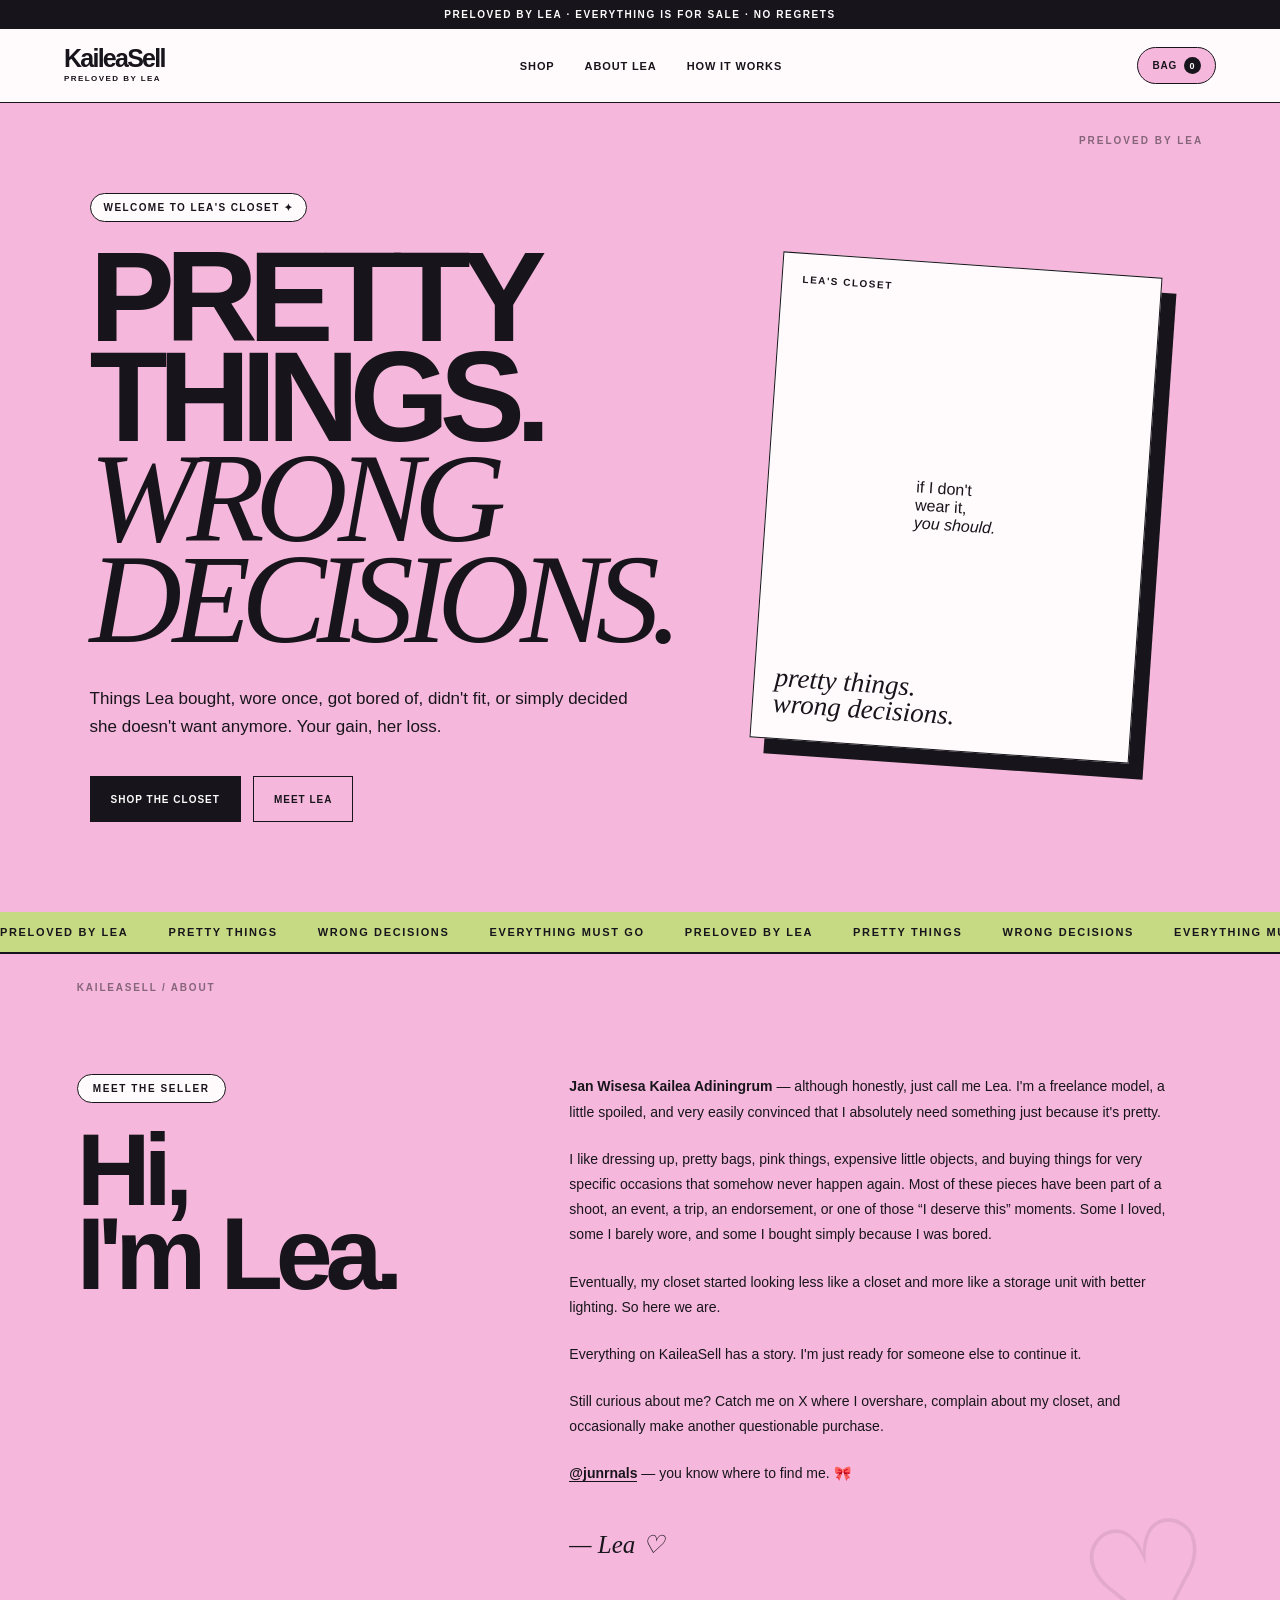
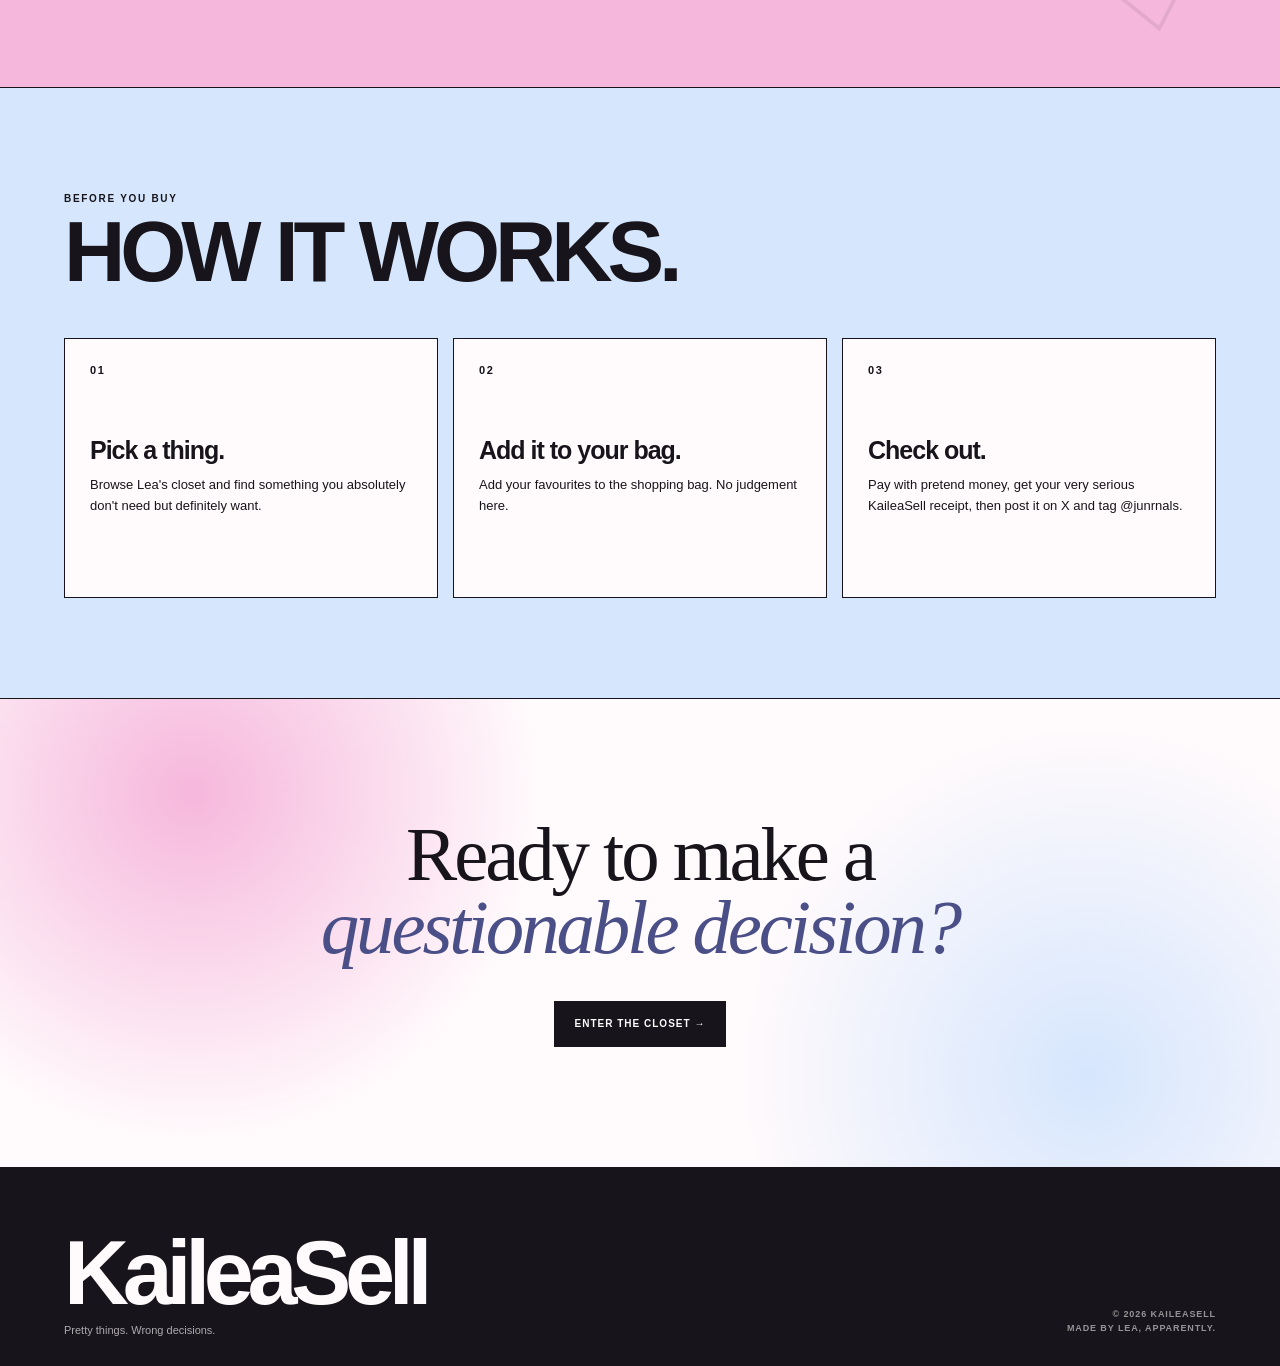
<file: index.html>
<!DOCTYPE html>
<html lang="en">
<head>
<meta charset="UTF-8">
<meta name="viewport" content="width=device-width, initial-scale=1.0">
<title>KaileaSell — Preloved by Lea</title>
<link rel="stylesheet" href="style.css">
</head>
<body>

<div class="announcement">PRELOVED BY LEA · EVERYTHING IS FOR SALE · NO REGRETS</div>

<nav class="navbar">
  <a href="index.html" class="logo">
    <span class="logo-main">KaileaSell</span>
    <span class="logo-sub">preloved by lea</span>
  </a>
  <div class="nav-links">
    <a href="shop.html">SHOP</a>
    <a href="#about">ABOUT LEA</a>
    <a href="#how">HOW IT WORKS</a>
  </div>
  <a href="shop.html?bag=1" class="bag-button">BAG <span id="bagCount">0</span></a>
</nav>

<main>

<section class="hero">
  <div class="hero-copy">
    <div class="hero-kicker">WELCOME TO LEA'S CLOSET ✦</div>
    <h1>Pretty things.<br><em>Wrong decisions.</em></h1>
    <p class="hero-description">
      Things Lea bought, wore once, got bored of, didn't fit, or simply
      decided she doesn't want anymore. Your gain, her loss.
    </p>
    <div class="hero-buttons">
      <a href="shop.html" class="primary-button">SHOP THE CLOSET</a>
      <a href="#about" class="secondary-button">MEET LEA</a>
    </div>
  </div>
  <div class="hero-card">
    <div class="hero-card-inner">
      <span>if I don't<br>wear it,<br><em>you should.</em></span>
    </div>
  </div>
</section>

<div class="marquee">
  <div class="marquee-track">
    <span>PRELOVED BY LEA</span><span>PRETTY THINGS</span><span>WRONG DECISIONS</span><span>EVERYTHING MUST GO</span>
    <span>PRELOVED BY LEA</span><span>PRETTY THINGS</span><span>WRONG DECISIONS</span><span>EVERYTHING MUST GO</span>
  </div>
</div>

<section id="about" class="about-section">
  <div>
    <div class="about-label">MEET THE SELLER</div>
    <h2>Hi,<br>I'm Lea.</h2>
  </div>
  <div class="about-copy">
    <p><strong>Jan Wisesa Kailea Adiningrum</strong> — although honestly, just call me Lea. I'm a freelance model, a little spoiled, and very easily convinced that I absolutely need something just because it's pretty.</p>
    <p>I like dressing up, pretty bags, pink things, expensive little objects, and buying things for very specific occasions that somehow never happen again. Most of these pieces have been part of a shoot, an event, a trip, an endorsement, or one of those “I deserve this” moments. Some I loved, some I barely wore, and some I bought simply because I was bored.</p>
    <p>Eventually, my closet started looking less like a closet and more like a storage unit with better lighting. So here we are.</p>
    <p>Everything on KaileaSell has a story. I'm just ready for someone else to continue it.</p>
    <p>Still curious about me? Catch me on X where I overshare, complain about my closet, and occasionally make another questionable purchase.</p>
    <p><a class="about-handle" href="https://x.com/junrnals" target="_blank" rel="noopener">@junrnals</a> — you know where to find me. 🎀</p>
    <div class="about-signature">— Lea ♡</div>
  </div>
</section>

<section id="how" class="how-section">
  <div class="how-heading">
    <div class="section-label">BEFORE YOU BUY</div>
    <h2>How it works.</h2>
  </div>
  <div class="how-grid">
    <div class="how-item">
      <div class="how-number">01</div>
      <h3>Pick a thing.</h3>
      <p>Browse Lea's closet and find something you absolutely don't need but definitely want.</p>
    </div>
    <div class="how-item">
      <div class="how-number">02</div>
      <h3>Add it to your bag.</h3>
      <p>Add your favourites to the shopping bag. No judgement here.</p>
    </div>
    <div class="how-item">
      <div class="how-number">03</div>
      <h3>Check out.</h3>
      <p>Pay with pretend money, get your very serious KaileaSell receipt, then post it on X and tag @junrnals.</p>
    </div>
  </div>
</section>

<section class="cta-section">
  <h2>Ready to make a<br><em>questionable decision?</em></h2>
  <a href="shop.html" class="primary-button">ENTER THE CLOSET →</a>
</section>

</main>

<footer class="footer">
  <div>
    <div class="footer-logo">KaileaSell</div>
    <p>Pretty things. Wrong decisions.</p>
  </div>
  <div class="footer-right">© 2026 KAILEASELL<br>MADE BY LEA, APPARENTLY.</div>
</footer>

<script>
  // Tampilkan jumlah isi bag (disimpan dari halaman shop)
  try {
    var saved = JSON.parse(localStorage.getItem("kaileasell_bag") || "[]");
    document.getElementById("bagCount").textContent = saved.length;
  } catch (e) {}
</script>
</body>
</html>
</file>
<file: style.css>
/* =========================================================
   KAILEASELL
   PRELOVED BY LEA
   FULL CSS — CLEAN VERSION
========================================================= */


/* =========================================================
   01. ROOT
========================================================= */

:root {
  --pink: #f6b7dc;
  --green: #c6da83;
  --blush: #d58a9f;
  --blue: #d6e6fd;
  --denim: #4a4f87;

  --ink: #17151b;
  --paper: #fffafc;
  --white: #ffffff;
  --muted: #77717a;

  --line: #17151b;
}


/* =========================================================
   02. RESET
========================================================= */

* {
  box-sizing: border-box;
}

html {
  scroll-behavior: smooth;
}

body {
  margin: 0;
  padding: 0;

  background: var(--paper);
  color: var(--ink);

  font-family:
    Arial,
    Helvetica,
    sans-serif;

  -webkit-font-smoothing: antialiased;
}

body.no-scroll {
  overflow: hidden;
}

button,
input,
textarea,
select {
  font: inherit;
}

button {
  cursor: pointer;
}

a {
  color: inherit;
}


/* =========================================================
   03. ANNOUNCEMENT
========================================================= */

.announcement {
  width: 100%;

  padding: 9px 20px;

  background: var(--ink);
  color: var(--paper);

  text-align: center;

  font-size: 10px;
  font-weight: 800;
  letter-spacing: 0.16em;
  text-transform: uppercase;
}


/* =========================================================
   04. NAVBAR
========================================================= */

.navbar {
  position: relative;
  z-index: 100;

  display: flex;
  align-items: center;
  justify-content: space-between;

  width: 100%;

  padding: 18px 5vw;

  background: var(--paper);

  border-bottom: 1px solid var(--line);
}

.logo {
  display: flex;
  flex-direction: column;

  color: var(--ink);

  text-decoration: none;

  line-height: 0.85;
}

.logo-main {
  font-size: 25px;
  font-weight: 900;

  letter-spacing: -0.07em;
}

.logo-sub {
  margin-top: 7px;

  font-size: 8px;
  font-weight: 700;

  letter-spacing: 0.18em;
  text-transform: uppercase;
}

.nav-links {
  display: flex;
  align-items: center;

  gap: 30px;
}

.nav-links a {
  position: relative;

  color: var(--ink);

  text-decoration: none;

  font-size: 11px;
  font-weight: 800;

  letter-spacing: 0.08em;
  text-transform: uppercase;
}

.nav-links a::after {
  content: "";

  position: absolute;

  left: 0;
  bottom: -5px;

  width: 0;
  height: 1px;

  background: var(--ink);

  transition: width 0.2s ease;
}

.nav-links a:hover::after {
  width: 100%;
}


/* =========================================================
   BAG BUTTON
========================================================= */

.bag-button {
  position: relative;
  z-index: 101;

  display: inline-flex;
  align-items: center;
  justify-content: center;

  gap: 7px;

  padding: 9px 14px;

  background: var(--pink);
  color: var(--ink);

  border: 1px solid var(--ink);
  border-radius: 999px;

  font-size: 10px;
  font-weight: 900;

  letter-spacing: 0.08em;
  text-transform: uppercase;

  text-decoration: none;

  cursor: pointer;

  transition:
    transform 0.2s ease,
    box-shadow 0.2s ease;
}

.bag-button:hover {
  transform: translate(-2px, -2px);

  box-shadow: 3px 3px 0 var(--ink);
}

#bagCount {
  display: inline-flex;
  align-items: center;
  justify-content: center;

  min-width: 17px;
  height: 17px;

  padding: 0 5px;

  background: var(--ink);
  color: var(--paper);

  border-radius: 50%;

  font-size: 9px;
}


/* =========================================================
   05. HERO
========================================================= */

.hero {
  position: relative;

  display: grid;

  grid-template-columns: 1.15fr 0.85fr;

  align-items: center;

  min-height: 720px;

  padding: 90px 7vw;

  background: var(--pink);

  overflow: hidden;
}

.hero::before {
  content: "PRELOVED BY LEA";

  position: absolute;

  top: 32px;
  right: 6vw;

  font-size: 10px;
  font-weight: 900;

  letter-spacing: 0.2em;

  opacity: 0.5;
}

.hero-copy {
  position: relative;
  z-index: 2;

  max-width: 700px;
}

.hero-kicker {
  display: inline-block;

  margin-bottom: 25px;

  padding: 8px 13px;

  background: var(--paper);

  border: 1px solid var(--ink);
  border-radius: 999px;

  font-size: 10px;
  font-weight: 900;

  letter-spacing: 0.14em;
  text-transform: uppercase;
}

.hero h1 {
  margin: 0;

  max-width: 850px;

  font-size: clamp(65px, 10vw, 150px);

  line-height: 0.78;

  letter-spacing: -0.075em;

  text-transform: uppercase;
}

.hero h1 em {
  font-family:
    Georgia,
    "Times New Roman",
    serif;

  font-weight: 400;
}

.hero-description {
  max-width: 570px;

  margin: 35px 0 0;

  font-size: 17px;

  line-height: 1.65;
}

.hero-buttons {
  display: flex;
  flex-wrap: wrap;

  gap: 12px;

  margin-top: 35px;
}


/* =========================================================
   BUTTONS
========================================================= */

.primary-button,
.secondary-button {
  display: inline-flex;

  align-items: center;
  justify-content: center;

  min-height: 46px;

  padding: 0 20px;

  border: 1px solid var(--ink);

  text-decoration: none;

  font-size: 10px;
  font-weight: 900;

  letter-spacing: 0.1em;
  text-transform: uppercase;

  transition:
    transform 0.2s ease,
    box-shadow 0.2s ease,
    background 0.2s ease;
}

.primary-button {
  background: var(--ink);
  color: var(--paper);
}

.secondary-button {
  background: transparent;
  color: var(--ink);
}

.primary-button:hover,
.secondary-button:hover {
  transform: translate(-3px, -3px);

  box-shadow: 4px 4px 0 var(--ink);
}


/* =========================================================
   HERO CARD
========================================================= */

.hero-card {
  position: relative;

  display: flex;

  align-items: center;
  justify-content: center;

  min-height: 460px;
}

.hero-card::before {
  content: "01";

  position: absolute;

  top: 5%;
  right: 8%;

  font-size: 90px;
  font-weight: 900;

  letter-spacing: -0.08em;

  opacity: 0.08;
}

.hero-card-inner {
  position: relative;

  display: flex;

  align-items: center;
  justify-content: center;

  width: min(380px, 90%);

  aspect-ratio: 0.78;

  background: var(--paper);

  border: 1px solid var(--ink);

  box-shadow: 15px 15px 0 var(--ink);

  transform: rotate(4deg);

  overflow: hidden;
}

.hero-card-inner::before {
  content: "LEA'S CLOSET";

  position: absolute;

  top: 20px;
  left: 20px;

  font-size: 10px;
  font-weight: 900;

  letter-spacing: 0.15em;
}

.hero-card-inner::after {
  content: "pretty things.\A wrong decisions.";

  white-space: pre;

  position: absolute;

  left: 20px;
  bottom: 22px;

  font-family:
    Georgia,
    "Times New Roman",
    serif;

  font-size: 27px;

  line-height: 0.95;

  font-style: italic;
}


/* =========================================================
   06. MARQUEE
========================================================= */

.marquee {
  width: 100%;

  overflow: hidden;

  background: var(--green);

  border-bottom: 1px solid var(--ink);

  white-space: nowrap;
}

.marquee-track {
  display: inline-flex;

  padding: 14px 0;

  animation: marqueeMove 25s linear infinite;
}

.marquee-track span {
  margin-right: 40px;

  font-size: 11px;
  font-weight: 900;

  letter-spacing: 0.15em;

  text-transform: uppercase;
}

@keyframes marqueeMove {
  from {
    transform: translateX(0);
  }

  to {
    transform: translateX(-50%);
  }
}


/* =========================================================
   07. SHOP
========================================================= */

.shop-section {
  padding: 100px 5vw;

  background: var(--paper);
}

.shop-heading {
  display: flex;

  align-items: flex-end;
  justify-content: space-between;

  gap: 30px;

  margin-bottom: 45px;
}

.section-label {
  display: inline-block;

  margin-bottom: 12px;

  font-size: 10px;
  font-weight: 900;

  letter-spacing: 0.17em;

  text-transform: uppercase;
}

.shop-heading h2 {
  margin: 0;

  font-size: clamp(45px, 7vw, 90px);

  line-height: 0.85;

  letter-spacing: -0.06em;

  text-transform: uppercase;
}

#productCount {
  font-size: 11px;
  font-weight: 800;

  letter-spacing: 0.08em;
}


/* =========================================================
   SHOP CONTROLS
========================================================= */

.shop-controls {
  display: flex;

  align-items: center;
  justify-content: space-between;

  gap: 20px;

  margin-bottom: 35px;

  padding-bottom: 20px;

  border-bottom: 1px solid var(--ink);
}

.search-box {
  width: min(330px, 100%);
}

.search-box input {
  width: 100%;

  height: 43px;

  padding: 0 15px;

  background: transparent;

  border: 1px solid var(--ink);

  outline: none;

  font-size: 12px;
}

.search-box input:focus {
  background: var(--blue);
}

.filter-buttons {
  display: flex;

  flex-wrap: wrap;

  gap: 7px;
}

.filter {
  padding: 9px 13px;

  background: transparent;

  border: 1px solid var(--ink);
  border-radius: 999px;

  font-size: 9px;
  font-weight: 900;

  letter-spacing: 0.08em;

  text-transform: uppercase;

  transition:
    background 0.2s ease,
    color 0.2s ease;
}

.filter:hover,
.filter.active {
  background: var(--ink);
  color: var(--paper);
}


/* =========================================================
   PRODUCT GRID
========================================================= */

#productGrid {
  display: grid;

  grid-template-columns:
    repeat(4, minmax(0, 1fr));

  gap: 18px;
}


/* =========================================================
   PRODUCT CARD
========================================================= */

.product-card {
  position: relative;

  background: var(--paper);

  border: 1px solid var(--ink);

  cursor: pointer;

  overflow: hidden;

  transition:
    transform 0.25s ease,
    box-shadow 0.25s ease;
}

.product-card:hover {
  transform: translate(-4px, -4px);

  box-shadow: 6px 6px 0 var(--ink);
}


/* =========================================================
   PRODUCT IMAGE
========================================================= */

.product-image {
  position: relative;

  width: 100%;

  aspect-ratio: 0.9;

  background: #f3edf1;

  overflow: hidden;
}

.product-image img {
  display: block;

  width: 100%;
  height: 100%;

  object-fit: cover;

  transition: transform 0.4s ease;
}

.product-card:hover .product-image img {
  transform: scale(1.04);
}

.product-condition {
  position: absolute;

  top: 10px;
  left: 10px;

  padding: 6px 8px;

  background: var(--paper);

  border: 1px solid var(--ink);

  font-size: 8px;
  font-weight: 900;

  letter-spacing: 0.08em;

  text-transform: uppercase;
}


/* =========================================================
   PRODUCT INFO
========================================================= */

.product-info {
  padding: 16px;
}

.product-brand {
  display: block;

  margin-bottom: 6px;

  font-size: 8px;
  font-weight: 900;

  letter-spacing: 0.15em;

  text-transform: uppercase;

  opacity: 0.55;
}

.product-name {
  min-height: 42px;

  margin: 0 0 10px;

  font-size: 14px;
  font-weight: 800;

  line-height: 1.2;
}

.product-price {
  margin: 0;

  font-size: 14px;
  font-weight: 900;
}

.product-tag {
  display: inline-block;

  margin-top: 10px;

  padding: 5px 7px;

  background: var(--pink);

  font-size: 8px;
  font-weight: 800;

  letter-spacing: 0.05em;

  text-transform: uppercase;
}


/* =========================================================
   EMPTY SEARCH
========================================================= */

#emptyState {
  display: none;

  padding: 80px 20px;

  text-align: center;
}

#emptyState h3 {
  margin: 0 0 10px;

  font-size: 35px;

  letter-spacing: -0.05em;
}

#emptyState p {
  margin: 0;

  font-size: 13px;
}


/* =========================================================
   08. ABOUT LEA
========================================================= */

.about-section {
  position: relative;

  display: grid;

  grid-template-columns: 0.8fr 1.2fr;

  gap: 70px;

  padding: 120px 6vw;

  background: var(--pink);

  border-top: 1px solid var(--ink);
  border-bottom: 1px solid var(--ink);

  overflow: hidden;
}

.about-section::before {
  content: "KAILEASELL / ABOUT";

  position: absolute;

  top: 28px;
  left: 6vw;

  font-size: 10px;
  font-weight: 900;

  letter-spacing: 0.18em;

  opacity: 0.5;
}

.about-section::after {
  content: "♡";

  position: absolute;

  right: 5vw;
  bottom: 20px;

  font-family: Georgia, serif;

  font-size: 150px;

  opacity: 0.08;

  transform: rotate(-12deg);
}

.about-section > div {
  position: relative;
  z-index: 2;
}

.about-label {
  display: inline-block;

  margin-bottom: 25px;

  padding: 8px 15px;

  background: var(--paper);

  border: 1px solid var(--ink);
  border-radius: 999px;

  font-size: 10px;
  font-weight: 900;

  letter-spacing: 0.16em;

  text-transform: uppercase;
}

.about-section h2 {
  margin: 0;

  font-size: clamp(55px, 8vw, 110px);

  line-height: 0.82;

  letter-spacing: -0.07em;
}

.about-copy {
  max-width: 620px;

  font-size: 14px;

  line-height: 1.8;
}

.about-copy p {
  margin: 0 0 22px;
}

.about-copy strong {
  font-weight: 900;
}

.about-handle {
  font-weight: 900;

  text-decoration: none;

  border-bottom: 1px solid var(--ink);

  transition: background 0.2s ease;
}

.about-handle:hover {
  background: var(--paper);
}

.about-signature {
  margin-top: 35px;

  font-family:
    Georgia,
    "Times New Roman",
    serif;

  font-size: 25px;

  font-style: italic;
}


/* =========================================================
   09. HOW IT WORKS
========================================================= */

.how-section {
  padding: 100px 5vw;

  background: var(--blue);

  border-bottom: 1px solid var(--ink);
}

.how-heading {
  max-width: 1200px;

  margin: 0 auto 50px;
}

.how-heading h2 {
  margin: 0;

  font-size: clamp(45px, 7vw, 85px);

  line-height: 0.85;

  letter-spacing: -0.06em;

  text-transform: uppercase;
}

.how-grid {
  display: grid;

  grid-template-columns: repeat(3, 1fr);

  gap: 15px;

  max-width: 1200px;

  margin: 0 auto;
}

.how-item {
  min-height: 260px;

  padding: 25px;

  background: var(--paper);

  border: 1px solid var(--ink);

  transition:
    transform 0.2s ease,
    box-shadow 0.2s ease;
}

.how-item:hover {
  transform: translate(-3px, -3px);

  box-shadow: 5px 5px 0 var(--ink);
}

.how-number {
  display: block;

  margin-bottom: 60px;

  font-size: 11px;
  font-weight: 900;

  letter-spacing: 0.15em;
}

.how-item h3 {
  margin: 0 0 10px;

  font-size: 25px;

  letter-spacing: -0.04em;
}

.how-item p {
  margin: 0;

  font-size: 13px;

  line-height: 1.6;
}


/* =========================================================
   10. CTA
========================================================= */

.cta-section {
  padding: 120px 5vw;

  text-align: center;

  background:
    radial-gradient(
      circle at 15% 20%,
      var(--pink) 0,
      transparent 30%
    ),
    radial-gradient(
      circle at 85% 80%,
      var(--blue) 0,
      transparent 30%
    ),
    var(--paper);
}

.cta-section h2 {
  margin: 0 0 36px;

  font-family:
    Georgia,
    "Times New Roman",
    serif;

  font-size: clamp(44px, 6vw, 84px);

  font-weight: 500;

  line-height: 0.95;

  letter-spacing: -0.04em;
}

.cta-section h2 em {
  color: var(--denim);
}


/* =========================================================
   11. FOOTER
========================================================= */

.footer {
  display: flex;

  align-items: flex-end;
  justify-content: space-between;

  gap: 40px;

  padding: 70px 5vw 30px;

  background: var(--ink);

  color: var(--paper);
}

.footer-logo {
  font-size: clamp(45px, 8vw, 90px);

  font-weight: 900;

  line-height: 0.8;

  letter-spacing: -0.07em;
}

.footer p {
  margin: 15px 0 0;

  font-size: 11px;

  opacity: 0.65;
}

.footer-right {
  font-size: 9px;

  font-weight: 700;

  line-height: 1.6;

  letter-spacing: 0.1em;

  text-align: right;

  opacity: 0.55;
}


/* =========================================================
   12. PRODUCT DETAIL MODAL
========================================================= */

.product-modal {
  position: fixed;

  inset: 0;

  z-index: 2000;

  display: flex;

  align-items: center;
  justify-content: center;

  padding: 24px;

  background: rgba(23, 21, 27, 0.68);

  opacity: 0;

  visibility: hidden;

  transition:
    opacity 0.25s ease,
    visibility 0.25s ease;
}

.product-modal.active {
  opacity: 1;

  visibility: visible;
}

.modal-overlay {
  position: absolute;

  inset: 0;
}


/* =========================================================
   MODAL CARD
========================================================= */

.modal-card {
  position: relative;

  z-index: 2;

  width: min(900px, 92vw);

  max-height: 88vh;

  background: var(--paper);

  border: 1px solid var(--ink);

  box-shadow: 10px 10px 0 var(--pink);

  overflow: hidden;

  animation: modalPop 0.25s ease;
}

.modal-card:not(.single) {
  display: grid;

  grid-template-columns: 1fr 1fr;
}

@keyframes modalPop {
  from {
    opacity: 0;

    transform:
      translateY(12px)
      scale(0.98);
  }

  to {
    opacity: 1;

    transform:
      translateY(0)
      scale(1);
  }
}


/* =========================================================
   MODAL CLOSE
========================================================= */

.modal-close {
  position: absolute;

  top: 14px;
  right: 14px;

  z-index: 20;

  display: flex;

  align-items: center;
  justify-content: center;

  width: 36px;
  height: 36px;

  padding: 0;

  background: var(--paper);

  border: 1px solid var(--ink);

  border-radius: 50%;

  color: var(--ink);

  font-size: 20px;

  line-height: 1;

  transition:
    transform 0.2s ease,
    background 0.2s ease;
}

.modal-close:hover {
  background: var(--pink);

  transform: rotate(8deg);
}


/* =========================================================
   MODAL IMAGE
========================================================= */

.modal-image {
  width: 100%;

  height: 100%;

  min-height: 540px;

  background: #f2ecef;

  overflow: hidden;
}

.modal-image img {
  display: block;

  width: 100%;
  height: 100%;

  object-fit: cover;
}


/* =========================================================
   MODAL INFO
========================================================= */

.modal-info {
  display: flex;

  flex-direction: column;

  justify-content: center;

  min-width: 0;
  min-height: 0;

  padding: 48px 42px;

  overflow-y: auto;
}

.modal-label {
  display: block;

  margin-bottom: 12px;

  font-size: 9px;

  font-weight: 900;

  letter-spacing: 0.16em;

  text-transform: uppercase;

  opacity: 0.5;
}

.modal-info h2 {
  margin: 0 0 18px;

  font-size: clamp(32px, 4vw, 52px);

  line-height: 0.92;

  letter-spacing: -0.06em;
}

.modal-price {
  margin-bottom: 15px;

  font-size: 18px;

  font-weight: 900;
}

.modal-condition {
  align-self: flex-start;

  margin-bottom: 28px;

  padding: 7px 10px;

  background: var(--green);

  border: 1px solid var(--ink);

  font-size: 9px;

  font-weight: 900;

  letter-spacing: 0.05em;

  text-transform: uppercase;
}

.modal-note {
  margin-bottom: 30px;
}

.modal-note small {
  display: block;

  margin-bottom: 9px;

  font-size: 9px;

  font-weight: 900;

  letter-spacing: 0.14em;

  text-transform: uppercase;
}

.modal-note p {
  margin: 0;

  font-family:
    Georgia,
    "Times New Roman",
    serif;

  font-size: 17px;

  line-height: 1.5;

  font-style: italic;
}


/* =========================================================
   ADD TO BAG
========================================================= */

.add-bag-button {
  width: 100%;

  min-height: 52px;

  padding: 14px 20px;

  background: var(--ink);

  color: var(--paper);

  border: 1px solid var(--ink);

  font-size: 10px;

  font-weight: 900;

  letter-spacing: 0.11em;

  text-transform: uppercase;

  cursor: pointer;

  transition:
    background 0.2s ease,
    color 0.2s ease,
    transform 0.2s ease,
    box-shadow 0.2s ease;
}

.add-bag-button:hover {
  background: var(--pink);

  color: var(--ink);

  transform: translate(-3px, -3px);

  box-shadow: 4px 4px 0 var(--ink);
}


/* =========================================================
   13. BAG DRAWER
========================================================= */

#overlay {
  position: fixed;

  inset: 0;

  z-index: 900;

  background: rgba(23, 21, 27, 0.45);

  opacity: 0;

  visibility: hidden;

  transition:
    opacity 0.3s ease,
    visibility 0.3s ease;
}

#overlay.active {
  opacity: 1;

  visibility: visible;
}

#bagDrawer {
  position: fixed;

  top: 0;
  right: 0;

  z-index: 1000;

  display: flex;

  flex-direction: column;

  width: min(460px, 92vw);

  height: 100vh;

  background: var(--paper);

  border-left: 1px solid var(--ink);

  transform: translateX(100%);

  transition: transform 0.35s ease;
}

#bagDrawer.active {
  transform: translateX(0);
}

.bag-header {
  display: flex;

  align-items: center;

  justify-content: space-between;

  padding: 22px;

  border-bottom: 1px solid var(--ink);
}

.bag-header .section-label {
  margin-bottom: 5px;

  font-size: 8px;
}

.bag-header h2 {
  margin: 0;

  font-size: 32px;

  line-height: 0.9;

  letter-spacing: -0.06em;
}

#bagClose {
  width: 36px;
  height: 36px;

  padding: 0;

  background: var(--paper);

  border: 1px solid var(--ink);

  border-radius: 50%;

  font-size: 20px;

  line-height: 1;
}

#bagItems {
  flex: 1;

  padding: 20px;

  overflow-y: auto;
}


/* =========================================================
   BAG ITEMS
========================================================= */

.bag-item {
  display: grid;

  grid-template-columns: 85px 1fr;

  gap: 14px;

  padding: 12px 0;

  border-bottom: 1px solid #ddd6da;
}

.bag-item > img {
  width: 85px;
  height: 95px;

  background: #f1ebef;

  object-fit: cover;
}

.bag-item-info > span {
  display: block;

  margin-bottom: 5px;

  font-size: 8px;

  font-weight: 900;

  letter-spacing: 0.12em;

  opacity: 0.5;
}

.bag-item-info h4 {
  margin: 0 0 8px;

  font-size: 12px;

  line-height: 1.25;
}

.bag-item-info strong {
  font-size: 11px;
}

.remove-item {
  display: block;

  margin-top: 10px;

  padding: 0;

  background: none;

  border: 0;

  color: var(--ink);

  font-size: 8px;

  font-weight: 800;

  text-decoration: underline;
}


/* =========================================================
   EMPTY BAG
========================================================= */

.empty-bag {
  padding: 80px 20px;

  text-align: center;
}

.empty-bag-icon {
  margin-bottom: 15px;

  font-family: Georgia, serif;

  font-size: 50px;
}

.empty-bag h3 {
  margin: 0 0 8px;

  font-size: 25px;

  letter-spacing: -0.04em;
}

.empty-bag p {
  margin: 0;

  font-size: 12px;

  line-height: 1.5;
}


/* =========================================================
   BAG FOOTER
========================================================= */

.bag-footer {
  padding: 20px;

  border-top: 1px solid var(--ink);
}

.bag-total-row {
  display: flex;

  justify-content: space-between;

  margin-bottom: 12px;

  font-size: 11px;

  font-weight: 900;
}

.bag-disclaimer {
  margin: 0 0 15px;

  font-family: Georgia, serif;

  font-size: 12px;

  font-style: italic;

  opacity: 0.6;
}

.bag-footer .primary-button {
  width: 100%;

  min-height: 50px;
}

.bag-footer .primary-button:disabled {
  opacity: 0.35;

  cursor: not-allowed;
}


/* =========================================================
   14. CHECKOUT
========================================================= */

.modal-card.single {
  width: min(650px, 92vw);

  max-height: 90vh;

  overflow-y: auto;
}

.checkout-wrap {
  padding: 45px;
}

.checkout-wrap h2 {
  margin: 8px 0 12px;

  font-size: clamp(42px, 6vw, 70px);

  line-height: 0.85;

  letter-spacing: -0.06em;
}

.fiction-note {
  max-width: 530px;

  margin: 0 0 30px;

  font-family: Georgia, serif;

  font-size: 13px;

  font-style: italic;

  line-height: 1.5;

  opacity: 0.65;
}

#checkoutForm label {
  display: block;

  margin-bottom: 17px;

  font-size: 9px;

  font-weight: 900;

  letter-spacing: 0.12em;

  text-transform: uppercase;
}

#checkoutForm input[type="text"] {
  display: block;

  width: 100%;

  margin-top: 7px;

  padding: 13px;

  background: transparent;

  border: 1px solid var(--ink);

  outline: none;

  font-size: 12px;
}

#checkoutForm input[type="text"]:focus {
  background: var(--blue);
}

#checkoutForm h3 {
  margin: 28px 0 12px;

  font-size: 10px;

  letter-spacing: 0.12em;
}


/* =========================================================
   PAYMENT OPTIONS
========================================================= */

.payment-options {
  display: grid;

  grid-template-columns: repeat(3, 1fr);

  gap: 8px;

  margin-bottom: 25px;
}

.payment-option {
  margin: 0 !important;

  padding: 14px !important;

  background: var(--paper);

  border: 1px solid var(--ink);

  cursor: pointer;
}

.payment-option input {
  display: none;
}

.payment-option span {
  display: flex;

  flex-direction: column;

  gap: 5px;
}

.payment-option strong {
  font-size: 9px;
}

.payment-option small {
  font-size: 8px;

  font-weight: 400;

  letter-spacing: 0;

  text-transform: none;

  opacity: 0.55;
}

.payment-option:has(input:checked) {
  background: var(--green);
}

#checkoutForm .bag-total-row {
  margin: 20px 0;
}


/* =========================================================
   15. RECEIPT
========================================================= */

.receipt-wrap {
  padding: 35px;
}

#receiptCard {
  padding: 30px;

  background: var(--paper);

  border: 1px solid var(--ink);

  box-shadow: 7px 7px 0 var(--pink);
}

.r-top {
  padding-bottom: 20px;

  text-align: center;

  border-bottom: 1px dashed var(--ink);
}

.r-logo {
  font-size: 38px;

  font-weight: 900;

  letter-spacing: -0.07em;
}

.r-sub {
  margin-top: 5px;

  font-size: 8px;

  font-weight: 900;

  letter-spacing: 0.15em;
}

.r-meta {
  display: grid;

  gap: 5px;

  padding: 20px 0;

  font-size: 9px;

  line-height: 1.4;
}

.r-line {
  border-top: 1px dashed var(--ink);
}

.r-item {
  display: flex;

  justify-content: space-between;

  gap: 15px;

  padding: 10px 0;

  font-size: 10px;
}

.r-total {
  font-weight: 900;
}

.r-foot {
  margin: 20px 0 0;

  font-family: Georgia, serif;

  font-size: 12px;

  font-style: italic;

  line-height: 1.5;

  text-align: center;
}

.r-stamp {
  margin-top: 20px;

  padding: 8px;

  border: 1px solid var(--ink);

  font-size: 8px;

  font-weight: 900;

  letter-spacing: 0.12em;

  text-align: center;
}


/* =========================================================
   RECEIPT ACTIONS
========================================================= */

.receipt-actions {
  display: grid;

  grid-template-columns: 1fr 1fr;

  gap: 8px;

  margin-top: 25px;
}

.receipt-actions .secondary-button {
  min-height: 50px;
}

.receipt-hint {
  grid-column: 1 / -1;

  margin: 8px 0 0;

  font-size: 10px;

  line-height: 1.5;

  text-align: center;

  opacity: 0.6;
}

#receiptPreview img {
  display: block;

  width: 100%;

  margin-top: 15px;
}


/* =========================================================
   16. TABLET
========================================================= */

@media (max-width: 1000px) {

  .hero {
    grid-template-columns: 1fr;

    min-height: auto;

    gap: 70px;

    padding-top: 80px;

    padding-bottom: 100px;
  }

  .hero-card {
    min-height: 400px;
  }

  #productGrid {
    grid-template-columns:
      repeat(3, minmax(0, 1fr));
  }

  .shop-controls {
    align-items: flex-start;

    flex-direction: column;
  }

  .search-box {
    width: 100%;
  }

  .modal-image {
    min-height: 470px;
  }
}


/* =========================================================
   17. MOBILE
========================================================= */

@media (max-width: 700px) {

  /* ---------- NAVBAR ---------- */

  .navbar {
    padding: 15px 20px;
  }

  .logo-main {
    font-size: 22px;
  }

  .nav-links {
    gap: 13px;
  }

  .nav-links a {
    display: none;
  }

  .bag-button {
    padding: 8px 11px;
  }


  /* ---------- HERO ---------- */

  .hero {
    padding: 70px 24px 85px;

    gap: 55px;
  }

  .hero::before {
    top: 20px;

    right: 24px;

    font-size: 8px;
  }

  .hero h1 {
    font-size:
      clamp(58px, 17vw, 90px);
  }

  .hero-description {
    margin-top: 28px;

    font-size: 14px;
  }

  .hero-buttons {
    margin-top: 28px;
  }

  .primary-button,
  .secondary-button {
    min-height: 43px;

    padding: 0 15px;
  }

  .hero-card {
    min-height: 360px;
  }

  .hero-card-inner {
    width: min(290px, 82%);

    box-shadow: 10px 10px 0 var(--ink);
  }


  /* ---------- SHOP ---------- */

  .shop-section {
    padding: 75px 20px;
  }

  .shop-heading {
    align-items: flex-start;

    flex-direction: column;

    gap: 10px;

    margin-bottom: 30px;
  }

  .shop-heading h2 {
    font-size:
      clamp(48px, 15vw, 75px);
  }

  #productGrid {
    grid-template-columns:
      repeat(2, minmax(0, 1fr));

    gap: 10px;
  }

  .product-info {
    padding: 12px;
  }

  .product-name {
    min-height: 38px;

    font-size: 12px;
  }

  .product-price {
    font-size: 12px;
  }

  .product-tag {
    font-size: 7px;
  }


  /* ---------- ABOUT ---------- */

  .about-section {
    display: block;

    padding: 85px 24px;
  }

  .about-section > div {
    margin-bottom: 35px;
  }

  .about-section > div:last-child {
    margin-bottom: 0;
  }

  .about-section::before {
    top: 20px;

    left: 24px;

    font-size: 8px;
  }

  .about-section::after {
    right: 5px;

    bottom: 10px;

    font-size: 90px;
  }

  .about-section h2 {
    font-size:
      clamp(55px, 15vw, 80px);
  }

  .about-copy {
    max-width: 100%;

    font-size: 14px;

    line-height: 1.75;
  }


  /* ---------- HOW ---------- */

  .how-section {
    padding: 75px 20px;
  }

  .how-heading {
    margin-bottom: 35px;
  }

  .how-heading h2 {
    font-size:
      clamp(48px, 15vw, 75px);
  }

  .how-grid {
    grid-template-columns: 1fr;

    gap: 10px;
  }

  .how-item {
    min-height: 200px;
  }

  .how-number {
    margin-bottom: 40px;
  }


  /* ---------- CTA ---------- */

  .cta-section {
    padding: 85px 24px;
  }

  .cta-section h2 {
    font-size:
      clamp(42px, 12vw, 65px);
  }


  /* ---------- FOOTER ---------- */

  .footer {
    align-items: flex-start;

    flex-direction: column;

    padding: 60px 20px 25px;
  }

  .footer-right {
    text-align: left;
  }


  /* =====================================================
     PRODUCT MODAL
  ===================================================== */

  .product-modal {
    padding: 10px;
  }

  .modal-card:not(.single) {
    display: block;

    width: 94vw;

    max-height: 94vh;

    overflow-y: auto;
  }

  .modal-image {
    width: 100%;

    height: 42vh;

    min-height: 260px;

    max-height: 360px;
  }

  .modal-info {
    padding: 27px 22px 25px;

    overflow: visible;
  }

  .modal-info h2 {
    font-size: 38px;
  }

  .modal-note p {
    font-size: 15px;
  }


  /* =====================================================
     BAG
  ===================================================== */

  #bagDrawer {
    width: 100%;
  }


  /* =====================================================
     CHECKOUT
  ===================================================== */

  .modal-card.single {
    width: 94vw;

    max-height: 92vh;
  }

  .checkout-wrap {
    padding: 28px 20px;
  }

  .checkout-wrap h2 {
    font-size: 43px;
  }

  .payment-options {
    grid-template-columns: 1fr;
  }


  /* =====================================================
     RECEIPT
  ===================================================== */

  .receipt-wrap {
    padding: 20px;
  }

  #receiptCard {
    padding: 22px;

    box-shadow: 5px 5px 0 var(--pink);
  }

  .receipt-actions {
    grid-template-columns: 1fr;
  }

  .receipt-hint {
    grid-column: auto;
  }
}


/* =========================================================
   18. VERY SMALL PHONE
========================================================= */

@media (max-width: 400px) {

  .hero h1 {
    font-size: 56px;
  }

  #productGrid {
    gap: 7px;
  }

  .product-info {
    padding: 9px;
  }

  .product-name {
    font-size: 11px;
  }

  .product-price {
    font-size: 11px;
  }

  .about-section h2 {
    font-size: 48px;
  }
   /* SOLD OUT */
.is-soldout .product-image {
  position: relative;
}

.is-soldout .product-image img {
  opacity: 0.55;
}

.is-soldout .product-condition {
  background: #17131a;
  color: #fff;
}

#addButton:disabled {
  opacity: 0.55;
  cursor: not-allowed;
  pointer-events: none;
}
}
</file>
